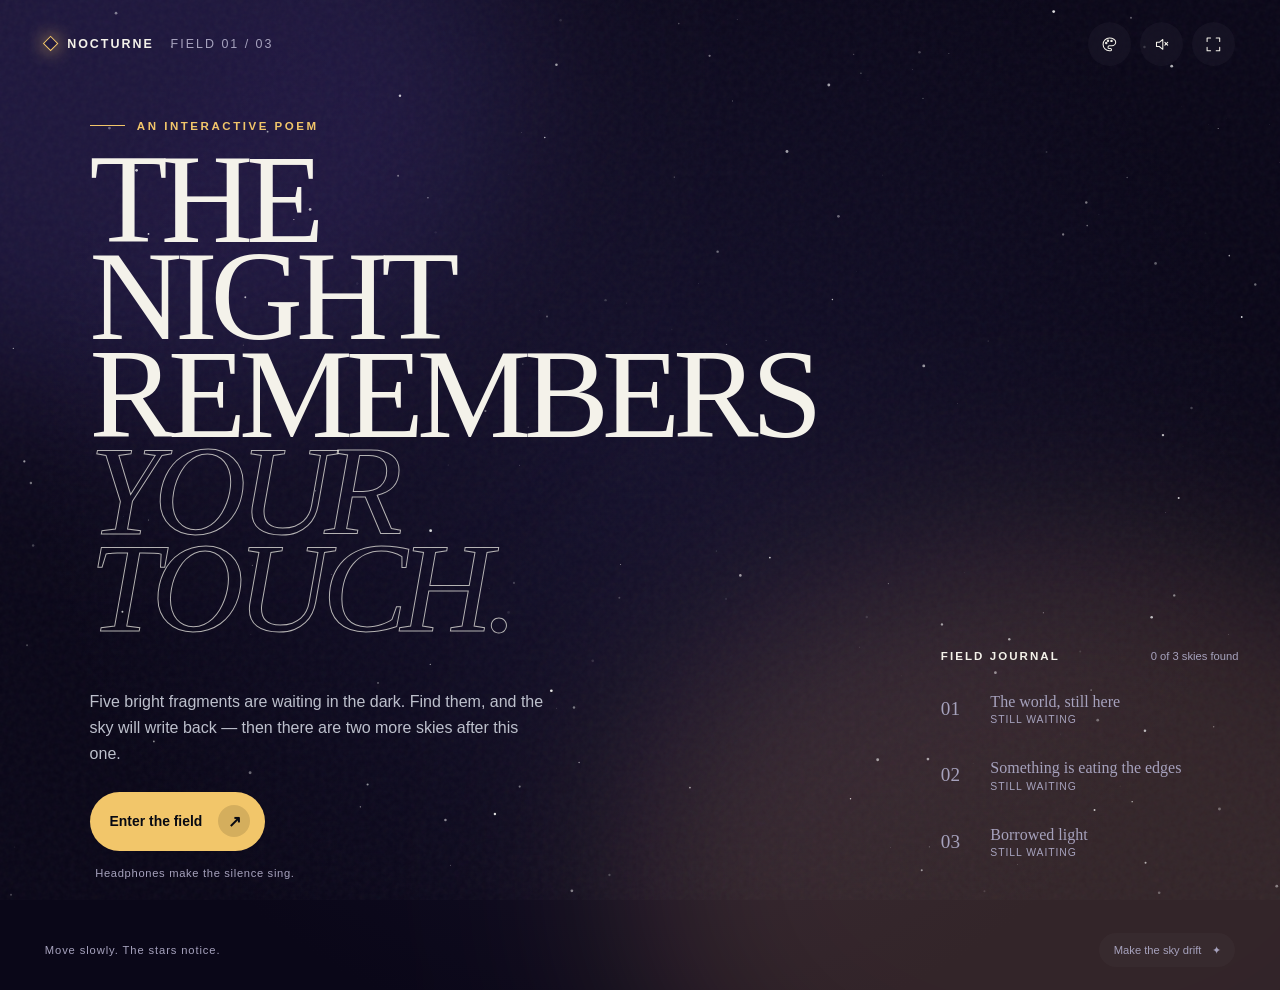
<file: index.html>
<!doctype html>
<html lang="en">
  <head>
    <meta charset="UTF-8" />
    <meta name="viewport" content="width=device-width, initial-scale=1.0" />
    <meta name="theme-color" content="#14102b" />
    <meta name="description" content="Nocturne — three fields, three poems, each hidden in a constellation you find with your fingertips." />

    <!-- Pages serves this site from a directory URL. A canonical without the
         trailing slash points at a 301, so keep it. -->
    <link rel="canonical" href="https://jonathanmathews449-stack.github.io/nocturne/" />

    <meta property="og:title" content="Nocturne — A Living Poem" />
    <meta property="og:description" content="Five bright fragments are waiting in the dark. Find them, and the sky will write back." />
    <meta property="og:type" content="website" />
    <meta property="og:site_name" content="Nocturne" />
    <meta property="og:url" content="https://jonathanmathews449-stack.github.io/nocturne/" />

    <!-- og:image has to be a raster file at an absolute URL: every platform
         ignores an SVG here, so the inline-SVG favicon below does not transfer.
         Rendered from og-source.html by scripts/og-image.sh in the shared
         workspace. -->
    <meta property="og:image" content="https://jonathanmathews449-stack.github.io/nocturne/og.png" />
    <meta property="og:image:width" content="1200" />
    <meta property="og:image:height" content="630" />
    <meta property="og:image:alt" content="Nocturne — a dark field of stars with five brighter fragments joined by a faint line, above the words A Living Poem." />
    <meta name="twitter:card" content="summary_large_image" />
    <title>Nocturne — A Living Poem</title>
    <link rel="stylesheet" href="styles.css" />
    <link rel="icon" type="image/svg+xml" href="data:image/svg+xml,%3Csvg xmlns='http://www.w3.org/2000/svg' viewBox='0 0 64 64'%3E%3Crect width='64' height='64' rx='18' fill='%230a0718'/%3E%3Cpath d='M32 9l4.3 18.7L55 32l-18.7 4.3L32 55l-4.3-18.7L9 32l18.7-4.3L32 9Z' fill='%23f2c66a'/%3E%3Ccircle cx='32' cy='32' r='4' fill='%23fff'/%3E%3C/svg%3E" />
  </head>
  <body>
    <canvas id="sky" aria-hidden="true"></canvas>
    <div class="aurora aurora-one" aria-hidden="true"></div>
    <div class="aurora aurora-two" aria-hidden="true"></div>
    <div class="grain" aria-hidden="true"></div>

    <div class="app-shell">
      <header class="topbar">
        <button class="identity" type="button" aria-label="Restart Nocturne">
          <span class="identity-mark" aria-hidden="true"></span>
          <span>Nocturne</span>
          <span class="edition" id="edition">Field 01 / 03</span>
        </button>
        <div class="top-actions">
          <button class="icon-button" id="palette-button" type="button" aria-label="Change atmosphere">
            <svg viewBox="0 0 24 24" aria-hidden="true"><path d="M12 3a9 9 0 1 0 0 18h1.5a1.5 1.5 0 0 0 0-3H12a2 2 0 0 1 0-4h3.5A5.5 5.5 0 0 0 21 8.5C21 5.5 17 3 12 3Z"/><circle cx="7.5" cy="10" r="1"/><circle cx="10" cy="6.8" r="1"/><circle cx="15" cy="7" r="1"/></svg>
          </button>
          <button class="icon-button" id="sound-button" type="button" aria-label="Turn sound on" aria-pressed="false">
            <svg class="sound-on" viewBox="0 0 24 24" aria-hidden="true"><path d="M5 9v6h4l5 4V5L9 9H5Z"/><path d="M17 8a6 6 0 0 1 0 8M19.5 5.5a9.2 9.2 0 0 1 0 13"/></svg>
            <svg class="sound-off" viewBox="0 0 24 24" aria-hidden="true"><path d="M5 9v6h4l5 4V5L9 9H5Z"/><path d="m17 9 4 4m0-4-4 4"/></svg>
          </button>
          <button class="icon-button" id="fullscreen-button" type="button" aria-label="Enter fullscreen">
            <svg viewBox="0 0 24 24" aria-hidden="true"><path d="M8 3H3v5M16 3h5v5M8 21H3v-5m13 5h5v-5"/></svg>
          </button>
        </div>
      </header>

      <main>
        <section class="intro" id="intro" aria-labelledby="intro-title">
          <div class="intro-lead">
            <p class="kicker"><span></span>An interactive poem</p>
            <h1 id="intro-title">The night<br />remembers<br /><em>your touch.</em></h1>
            <p class="intro-copy">Five bright fragments are waiting in the dark. Find them, and the sky will write back — then there are two more skies after this one.</p>
            <button class="enter-button" id="enter-button" type="button"><span id="enter-label">Enter the field</span><span class="arrow" aria-hidden="true">↗</span></button>
            <p class="intro-note">Headphones make the silence sing.</p>
          </div>
          <section class="field-journal" aria-labelledby="journal-title">
            <div class="journal-heading">
              <h2 id="journal-title">Field journal</h2>
              <p id="journal-progress" aria-live="polite">0 of 3 skies found</p>
            </div>
            <div class="journal-list" id="journal-list"></div>
          </section>
        </section>

        <section class="experience" id="experience" aria-label="Interactive constellation" hidden>
          <div class="status-panel">
            <p class="status-label">Fragments found</p>
            <div class="progress-row">
              <span class="progress-number"><strong id="found-count">0</strong> / 5</span>
              <div class="progress-track" aria-hidden="true"><span id="progress-fill"></span></div>
            </div>
          </div>
          <div class="line-reveal" id="line-reveal" aria-live="polite"></div>
          <div class="field-guide" id="field-guide"><span class="pulse-dot" aria-hidden="true"></span><span>Move through the field. Touch a brighter star, then echo what it plays.</span></div>
          <!--
            The attunement. Satellites are real buttons positioned over the
            canvas rather than shapes hit-tested inside it, so keyboard, touch
            and assistive technology all work without a second implementation.
          -->
          <div class="attune" id="attune" hidden>
            <div class="attune-points" id="attune-points"></div>
            <div class="attune-bar">
              <p class="attune-copy" id="attune-copy"></p>
              <button class="attune-replay" id="attune-replay" type="button">Play it again</button>
              <button class="attune-skip" id="attune-skip" type="button">Skip this one</button>
              <button class="attune-leave" id="attune-leave" type="button">Step back</button>
            </div>
          </div>
          <button class="keyboard-action" id="keyboard-action" type="button">Attune the next star</button>
          <section class="finale" id="finale" aria-labelledby="finale-title" hidden>
            <button class="finale-close" id="finale-close" type="button" aria-label="Close completed poem">×</button>
            <p class="kicker"><span></span>Your constellation</p>
            <h2 id="finale-title">A sky of your own</h2>
            <blockquote id="completed-poem"></blockquote>
            <p class="finale-note" id="finale-note"></p>
            <div class="finale-actions">
              <button class="text-button primary" id="next-field" type="button">The next sky ↗</button>
              <button class="text-button" id="copy-button" type="button">Copy poem</button>
              <button class="text-button" id="restart-button" type="button">Begin again</button>
            </div>
          </section>
        </section>
        <p class="sr-only" id="status" role="status"></p>
      </main>

      <footer class="footer">
        <p>Move slowly. The stars notice.</p>
        <button class="drift-button" id="drift-button" type="button"><span>Make the sky drift</span><span aria-hidden="true">✦</span></button>
      </footer>
    </div>
    <script src="app.js"></script>
  </body>
</html>
</file>
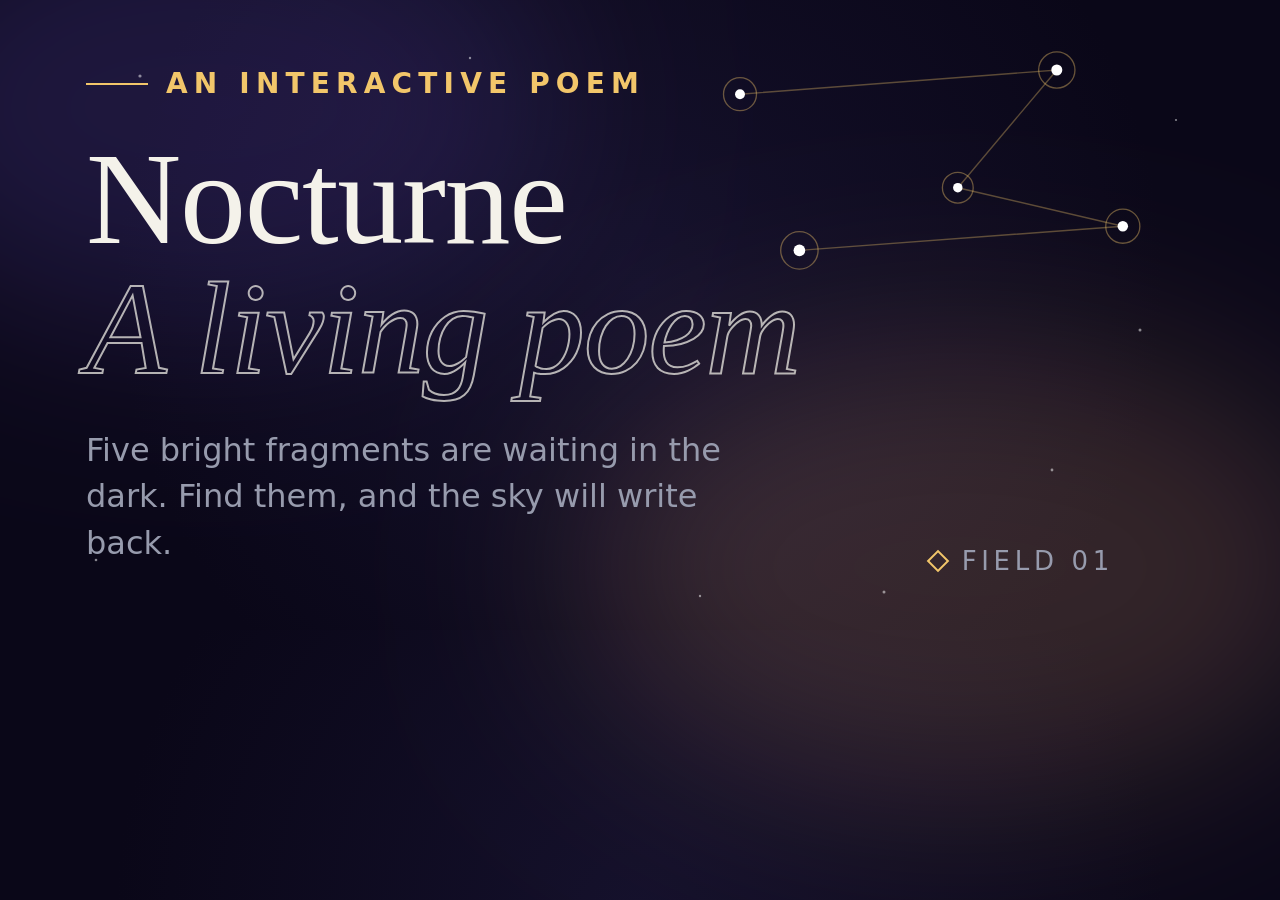
<file: og-source.html>
<!doctype html>
<html lang="en">
<head>
<meta charset="utf-8">
<meta name="robots" content="noindex">
<title>Nocturne — og:image source</title>
<!--
  Source for og.png. Unlike the sites inside the shared workspace, this
  repository IS the published one, so this file ships — hence the noindex above
  and the Disallow in robots.txt. Keeping it here is deliberate: the next agent
  can see how the card was made instead of guessing.

  Render it with, from the shared workspace:

      bash scripts/og-image.sh "/c/Users/AI DEV/Documents/centered-poem"

  Rules that apply to every card in this portfolio:
    * Fixed 1200x630. The script verifies the dimensions out of the PNG header
      and fails if they are wrong.
    * No network. Chrome renders this with networking off, so a webfont or a
      remote image would silently fall back and the screenshot would capture
      the wrong layout. Everything here is a system font or inline CSS.
    * Nothing under about 28px. Cards are shown small; small type turns to mud.
    * Total content height must stay under 630px — overflow is clipped top AND
      bottom, with no error. Re-render and LOOK at the PNG after any change.

  The stars are placed with the same normalised coordinates as the five memory
  stars in app.js, so the card shows the real constellation rather than an
  invented one.
-->
<style>
  /* Tokens copied from styles.css, default "nocturne" palette. */
  :root {
    --bg:     #14102b;
    --bg-deep:#0a0718;
    --ink:    #f4f2ea;
    --muted:  #979bad;
    --accent: #f2c66a;
    --violet: #7a5cf0;
    --cyan:   #ffb470;
    --display: Didot, "Bodoni MT", Georgia, serif;
    --sans: "Segoe UI", ui-sans-serif, system-ui, Roboto, Arial, sans-serif;
  }
  * { box-sizing: border-box; }
  html, body { margin: 0; padding: 0; }
  body {
    width: 1200px; height: 630px;
    overflow: hidden;
    position: relative;
    background: radial-gradient(circle at 50% 45%, var(--bg), var(--bg-deep) 72%);
    color: var(--ink);
    font-family: var(--sans);
  }

  /* The two auroras, flattened: the live site blurs and screen-blends them,
     which headless Chrome renders fine, but a plain radial gradient is the
     same result at this size and cannot surprise the screenshot. */
  .aurora {
    position: absolute; border-radius: 50%; filter: blur(90px); opacity: .17;
    mix-blend-mode: screen;
  }
  .aurora-one { top: -18%; left: -12%; width: 58%; height: 70%; background: var(--violet); }
  .aurora-two { bottom: -26%; right: -12%; width: 64%; height: 72%; background: var(--cyan); }

  svg.field { position: absolute; inset: 0; width: 1200px; height: 630px; }

  .plate {
    position: absolute; inset: 0;
    display: flex; flex-direction: column; justify-content: center;
    padding: 0 86px;
  }
  .kicker {
    display: flex; align-items: center; gap: 18px;
    margin: 0 0 30px;
    color: var(--accent);
    font-size: 28px; font-weight: 600; letter-spacing: .22em; text-transform: uppercase;
  }
  .kicker i { display: block; width: 62px; height: 2px; background: currentColor; }
  h1 {
    margin: 0;
    font-family: var(--display); font-weight: 400; font-size: 132px; line-height: .98;
    letter-spacing: -.01em;
  }
  h1 em { font-style: italic; color: transparent; -webkit-text-stroke: 2px rgba(244,242,234,.72); }
  p {
    margin: 34px 0 0;
    max-width: 700px;
    color: var(--muted);
    font-size: 32px; line-height: 1.45;
  }
  .mark {
    position: absolute; right: 86px; bottom: 54px;
    display: flex; align-items: center; gap: 16px;
    color: var(--muted); font-size: 26px; letter-spacing: .18em; text-transform: uppercase;
  }
  .mark i {
    display: block; width: 16px; height: 16px; transform: rotate(45deg);
    border: 2px solid var(--accent);
  }
</style>
</head>
<body>
  <div class="aurora aurora-one"></div>
  <div class="aurora aurora-two"></div>

  <!-- The five memory stars at the app.js coordinates, joined in order, so the
       card shows the real constellation. The group is scaled and moved into the
       top right: at full size two of the stars land on top of the strapline and
       the joining line crosses the word "poem". -->
  <svg class="field" viewBox="0 0 1200 630" xmlns="http://www.w3.org/2000/svg">
    <g transform="translate(581.6,-13.05) scale(0.55)">
      <polyline points="288,195 864,151 684,365 984,435 396,479"
                fill="none" stroke="#f2c66a" stroke-opacity=".34" stroke-width="2.6" />
      <g fill="#ffffff">
        <circle cx="288" cy="195" r="9" /><circle cx="864" cy="151" r="10" />
        <circle cx="684" cy="365" r="8.6" /><circle cx="984" cy="435" r="9.5" />
        <circle cx="396" cy="479" r="10.6" />
      </g>
      <g fill="none" stroke="#f2c66a" stroke-opacity=".4" stroke-width="2.4">
        <circle cx="288" cy="195" r="30" /><circle cx="864" cy="151" r="33" />
        <circle cx="684" cy="365" r="28" /><circle cx="984" cy="435" r="31" />
        <circle cx="396" cy="479" r="34" />
      </g>
    </g>
    <!-- Ambient stars, kept out of the text plate on the left. -->
    <g fill="#ffffff" fill-opacity=".5">
      <circle cx="140" cy="76" r="1.6" /><circle cx="470" cy="58" r="1.2" />
      <circle cx="1140" cy="330" r="1.5" /><circle cx="96" cy="560" r="1.3" />
      <circle cx="1052" cy="470" r="1.4" /><circle cx="700" cy="596" r="1.2" />
      <circle cx="884" cy="592" r="1.5" /><circle cx="1176" cy="120" r="1.1" />
    </g>
  </svg>

  <div class="plate">
    <p class="kicker"><i></i>An interactive poem</p>
    <h1>Nocturne<br><em>A living poem</em></h1>
    <p>Five bright fragments are waiting in the dark. Find them, and the sky will write back.</p>
  </div>

  <div class="mark"><i></i>Field 01</div>
</body>
</html>
</file>
<file: styles.css>
:root {
  color-scheme: dark;
  /* Warm indigo night, gold starlight. Deliberately NOT the cold neon-on-navy
     that Lumina Tide occupies — the two sites sat in the same palette and read
     as the same project. The aurora tokens are named for their job rather than
     their colour, because each field reassigns them and "cyan" stopped being
     true the moment ember existed. */
  --bg: #14102b; --bg-deep: #0a0718; --ink: #f4f2ea; --muted: #a6a2bd;
  --accent: #f2c66a; --accent-soft: rgba(242, 198, 106, .22);
  --aurora-1: #7a5cf0; --aurora-2: #ffb470;
  --display: Didot, "Bodoni MT", Georgia, serif; --sans: Inter, "Segoe UI", sans-serif;
}
/* Each field opens in its own atmosphere. Ember runs hot and red rather than
   amber, so it stays clearly apart from the base field's gold. */
:root[data-palette="ember"] { --bg:#1d0a12; --bg-deep:#0c0407; --accent:#ff9e6d; --accent-soft:rgba(255,158,109,.22); --aurora-1:#ff5d8f; --aurora-2:#ffb347; }
:root[data-palette="tide"] { --bg:#061424; --bg-deep:#020812; --accent:#9ad9ff; --accent-soft:rgba(154,217,255,.22); --aurora-1:#4d8dff; --aurora-2:#63b8ff; }
* { box-sizing: border-box; }
html { background: var(--bg-deep); }
body { margin:0; min-width:320px; min-height:100vh; overflow:hidden; background:radial-gradient(circle at 50% 45%,var(--bg),var(--bg-deep) 72%); color:var(--ink); font-family:var(--sans); }
button,a { color:inherit; font:inherit; } button { border:0; }
button:focus-visible,a:focus-visible { outline:2px solid var(--accent); outline-offset:5px; }
/* The status region is for screen readers only. Without this it paints its
   sentences across the top of the field — which is exactly what it did. */
.sr-only { position:absolute; width:1px; height:1px; margin:-1px; padding:0; overflow:hidden; clip:rect(0 0 0 0); clip-path:inset(50%); white-space:nowrap; }
#sky,.aurora,.grain { position:fixed; inset:0; width:100%; height:100%; }
#sky { z-index:0; cursor:crosshair; }
.aurora { z-index:1; pointer-events:none; filter:blur(90px); opacity:.17; transition:background 900ms ease; mix-blend-mode:screen; }
.aurora-one { inset:-25% auto auto -18%; width:58vw; height:70vh; border-radius:50%; background:var(--aurora-1); animation:breathe 13s ease-in-out infinite alternate; }
.aurora-two { inset:auto -18% -34% auto; width:70vw; height:74vh; border-radius:50%; background:var(--aurora-2); animation:breathe 17s ease-in-out infinite alternate-reverse; }
.grain { z-index:2; pointer-events:none; opacity:.055; background-image:url("data:image/svg+xml,%3Csvg viewBox='0 0 180 180' xmlns='http://www.w3.org/2000/svg'%3E%3Cfilter id='n'%3E%3CfeTurbulence type='fractalNoise' baseFrequency='.9' numOctaves='3' stitchTiles='stitch'/%3E%3C/filter%3E%3Crect width='100%25' height='100%25' filter='url(%23n)' opacity='.8'/%3E%3C/svg%3E"); }
.app-shell { position:relative; z-index:3; display:grid; grid-template-rows:auto 1fr auto; min-height:100svh; pointer-events:none; }
.topbar,.footer { display:flex; align-items:center; justify-content:space-between; padding:1.4rem clamp(1.25rem,3.5vw,3.5rem); pointer-events:auto; }
.identity { display:flex; align-items:center; gap:.7rem; padding:.45rem .6rem; margin-left:-.6rem; min-height:1.5rem; background:transparent; color:var(--ink); cursor:pointer; font-size:.78rem; font-weight:600; letter-spacing:.16em; text-decoration:none; text-transform:uppercase; }
.identity-mark { width:.7rem; height:.7rem; transform:rotate(45deg); border:1px solid var(--accent); box-shadow:0 0 18px var(--accent); }
.edition { margin-left:.35rem; color:var(--muted); font-weight:400; }
.top-actions { display:flex; gap:.55rem; }
.icon-button { display:grid; place-items:center; width:2.7rem; height:2.7rem; border:1px solid var(--line); border-radius:50%; background:rgba(255,255,255,.035); cursor:pointer; backdrop-filter:blur(12px); transition:border-color 180ms,background 180ms,transform 180ms; }
.icon-button:hover { transform:translateY(-2px); border-color:var(--accent); background:var(--accent-soft); }
.icon-button svg { width:1.05rem; fill:none; stroke:currentColor; stroke-linecap:round; stroke-linejoin:round; stroke-width:1.5; }
.sound-on { display:none; } .sound-button-active .sound-on { display:block; } .sound-button-active .sound-off { display:none; }
main { position:relative; display:grid; min-height:0; pointer-events:none; }
.intro { align-self:center; display:grid; grid-template-columns:minmax(0,1fr) minmax(16rem,19rem); align-items:end; gap:clamp(2rem,5vw,5.5rem); width:min(90vw,72rem); margin-left:clamp(1.25rem,7vw,7rem); padding:2rem 0; pointer-events:auto; transition:opacity 700ms,transform 700ms cubic-bezier(.2,.8,.2,1),filter 700ms; }
.intro[hidden] { display:none; }
.intro.is-leaving { opacity:0; transform:translateY(-2rem) scale(.98); filter:blur(8px); }
.kicker { display:flex; align-items:center; gap:.75rem; margin:0 0 1.2rem; color:var(--accent); font-size:.72rem; font-weight:600; letter-spacing:.22em; text-transform:uppercase; }
.kicker span { display:block; width:2.2rem; height:1px; background:currentColor; }
h1 { max-width:9ch; margin:0; font-family:var(--display); font-size:clamp(4.5rem,10vw,10rem); font-weight:400; letter-spacing:-.055em; line-height:.76; text-transform:uppercase; }
h1 em { display:inline-block; color:transparent; font-style:italic; -webkit-text-stroke:1px rgba(244,242,234,.72); }
.intro-copy { max-width:29rem; margin:clamp(1.8rem,4vw,3.2rem) 0 1.5rem; color:#bdc0cc; font-size:1rem; line-height:1.65; }
.enter-button { display:inline-flex; align-items:center; gap:1rem; padding:.85rem .9rem .85rem 1.25rem; border-radius:999px; background:var(--accent); color:#070912; cursor:pointer; font-size:.87rem; font-weight:600; transition:transform 200ms,box-shadow 200ms; }
.enter-button:hover { transform:translateY(-3px); box-shadow:0 .8rem 2.6rem var(--accent-soft); }
.enter-button .arrow { display:grid; place-items:center; width:2rem; height:2rem; border-radius:50%; background:rgba(0,0,0,.12); font-size:1rem; }
.intro-note { margin:1rem 0 0 .35rem; color:var(--muted); font-size:.7rem; letter-spacing:.06em; }
.field-journal { padding:.25rem 0; border-block:1px solid var(--line); }
.journal-heading { display:flex; align-items:baseline; justify-content:space-between; gap:1rem; padding:1rem .2rem .85rem; }
.journal-heading h2,.journal-heading p { margin:0; }
.journal-heading h2 { color:var(--ink); font-size:.72rem; font-weight:600; letter-spacing:.18em; text-transform:uppercase; }
.journal-heading p { color:var(--muted); font-size:.7rem; }
.journal-list { display:grid; }
.journal-field { display:grid; grid-template-columns:2.4rem 1fr; align-items:center; gap:.7rem; width:100%; min-height:4.15rem; padding:.65rem .2rem; border-top:1px solid var(--line); background:transparent; text-align:left; }
.journal-field:not(:disabled) { cursor:pointer; }
.journal-field:not(:disabled):hover { background:linear-gradient(90deg,var(--accent-soft),transparent 82%); }
.journal-field:disabled { color:var(--muted); }
.journal-number { color:var(--muted); font-family:var(--display); font-size:1.2rem; }
.journal-field:not(:disabled) .journal-number { color:var(--accent); text-shadow:0 0 1rem var(--accent-soft); }
.journal-copy { display:grid; gap:.18rem; min-width:0; }
.journal-copy strong { overflow:hidden; font-family:var(--display); font-size:1rem; font-weight:400; line-height:1.15; text-overflow:ellipsis; white-space:nowrap; }
.journal-copy span { color:var(--muted); font-size:.65rem; letter-spacing:.09em; text-transform:uppercase; }
.experience { position:absolute; inset:0; pointer-events:none; } .experience[hidden] { display:none; }
.status-panel { position:absolute; top:50%; left:clamp(1.25rem,4vw,3.5rem); width:9rem; transform:translateY(-50%); }
.status-label { margin:0 0 .8rem; color:var(--muted); font-size:.66rem; font-weight:600; letter-spacing:.16em; text-transform:uppercase; }
.progress-row { display:flex; align-items:center; gap:.9rem; } .progress-number { white-space:nowrap; font-family:var(--display); font-size:1.35rem; }
.progress-number strong { color:var(--accent); font-size:2rem; font-weight:400; }
.progress-track { width:5rem; height:1px; overflow:hidden; background:var(--line); } .progress-track span { display:block; width:0; height:100%; background:var(--accent); box-shadow:0 0 8px var(--accent); transition:width 500ms; }
.line-reveal { position:absolute; left:50%; top:50%; width:min(82vw,48rem); transform:translate(-50%,-50%); color:var(--ink); font-family:var(--display); font-size:clamp(2rem,4.6vw,5rem); line-height:1.08; text-align:center; text-shadow:0 0 2rem var(--accent-soft); opacity:0; transition:opacity 500ms,transform 650ms cubic-bezier(.2,.8,.2,1),filter 500ms; }
.line-reveal.visible { opacity:1; transform:translate(-50%,-50%) scale(1); } .line-reveal.leaving { opacity:0; transform:translate(-50%,-62%) scale(1.04); filter:blur(8px); }
.field-guide { position:absolute; left:50%; bottom:1rem; display:flex; align-items:center; gap:.7rem; transform:translateX(-50%); color:var(--muted); font-size:.72rem; letter-spacing:.06em; transition:opacity 300ms; }
.pulse-dot { width:.42rem; height:.42rem; border-radius:50%; background:var(--accent); animation:pulse 2s infinite; }
/* Hidden until focused, so it must not be a 1px invisible click target either:
   pointer-events returns with the rest of the button when it appears. */
.keyboard-action { position:absolute; width:1px; height:1px; overflow:hidden; clip:rect(0 0 0 0); pointer-events:none; }
.keyboard-action:focus { left:50%; bottom:3rem; width:auto; height:auto; padding:.75rem 1rem; clip:auto; pointer-events:auto; transform:translateX(-50%); background:var(--accent); color:var(--bg); }
.finale { position:absolute; top:50%; left:50%; width:min(90vw,48rem); padding:clamp(2rem,5vw,4rem); transform:translate(-50%,-50%); border:1px solid var(--line); border-radius:1.5rem; background:var(--panel); box-shadow:0 2.5rem 8rem rgba(0,0,0,.48); backdrop-filter:blur(28px); pointer-events:auto; animation:arrive 850ms cubic-bezier(.2,.8,.2,1) both; }
.finale[hidden] { display:none; } .finale-close { position:absolute; top:1.2rem; right:1.2rem; width:2.4rem; height:2.4rem; border-radius:50%; background:transparent; color:var(--muted); cursor:pointer; font-size:1.6rem; }
.finale h2 { margin:0; font-family:var(--display); font-size:clamp(2.5rem,6vw,5rem); font-weight:400; line-height:1; }
.finale blockquote { margin:2rem 0; color:#d2d3da; font-family:var(--display); font-size:clamp(1.25rem,2.3vw,1.7rem); line-height:1.55; white-space:pre-line; }
.finale-note { margin:.9rem 0 0; color:var(--muted); font-size:.78rem; line-height:1.5; }
.finale-actions { display:flex; flex-wrap:wrap; gap:.65rem; }
.text-button { padding:.8rem 1.2rem; border:1px solid var(--line); border-radius:999px; background:transparent; cursor:pointer; font-size:.82rem; font-weight:600; }
.text-button:hover { border-color:var(--accent); } .text-button.primary { border-color:var(--accent); background:var(--accent); color:var(--bg); }
.footer { color:var(--muted); font-size:.7rem; letter-spacing:.08em; } .footer p { margin:0; }
.drift-button { display:flex; align-items:center; gap:.65rem; padding:.65rem .9rem; border:1px solid var(--line); border-radius:999px; background:rgba(255,255,255,.025); cursor:pointer; pointer-events:auto; color:var(--muted); font-size:.7rem; }
.drift-button:hover { color:var(--ink); border-color:var(--accent); }
@keyframes breathe { from { transform:translate3d(-2%,-1%,0) scale(.9); } to { transform:translate3d(7%,5%,0) scale(1.12); } }
@keyframes pulse { 70% { box-shadow:0 0 0 .6rem transparent; } 100% { box-shadow:0 0 0 0 transparent; } }
@keyframes arrive { from { opacity:0; transform:translate(-50%,-44%) scale(.94); filter:blur(10px); } to { opacity:1; transform:translate(-50%,-50%) scale(1); filter:none; } }
@media (max-width:720px) {
  .topbar,.footer { padding:1rem; } .edition { display:none; } .icon-button { width:2.45rem; height:2.45rem; }
  .intro { align-self:center; grid-template-columns:1fr; gap:1rem; width:auto; max-height:100%; margin:0; padding:1.2rem; overflow-y:auto; } h1 { max-width:none; font-size:clamp(2.8rem,14.5vw,5rem); letter-spacing:-.065em; line-height:.8; }
  .intro-copy { max-width:24rem; margin:1.35rem 0 1rem; } .intro-note { margin-top:.65rem; } .status-panel { top:1.5rem; left:1rem; transform:none; }
  .field-journal { margin-top:.2rem; } .journal-heading { padding:.75rem .1rem .65rem; } .journal-field { min-height:3.35rem; padding:.45rem .1rem; }
  .field-guide { bottom:.5rem; width:80%; justify-content:center; text-align:center; } .footer p { display:none; } .footer { justify-content:flex-end; }
  .finale { padding:2.3rem 1.5rem 1.5rem; }
}
@media (prefers-reduced-motion:reduce) { *,*::before,*::after { animation-duration:.01ms!important; animation-iteration-count:1!important; transition-duration:.01ms!important; } }

/* --- Attunement ------------------------------------------------------ */

.attune { position:absolute; inset:0; pointer-events:none; }
.attune[hidden] { display:none; }
.attune-points { position:absolute; inset:0; }

/* Positioned in px by positionSatellites(), which runs again on resize. */
.attune-point {
  position:absolute; width:2.6rem; height:2.6rem; margin:-1.3rem 0 0 -1.3rem;
  border:1px solid var(--accent); border-radius:50%;
  background:rgba(255,255,255,.04); color:var(--ink);
  pointer-events:auto; cursor:pointer;
  transition:transform 160ms, background 160ms, box-shadow 200ms;
}
.attune-point:hover { transform:scale(1.12); background:var(--accent-soft); }
.attune-point:focus-visible { outline:2px solid var(--accent); outline-offset:4px; }
.attune-point.is-lit { background:var(--accent); box-shadow:0 0 1.6rem var(--accent); transform:scale(1.2); }
.attune-point.is-wrong { border-color:var(--ink); background:rgba(255,255,255,.22); transform:scale(.92); }

.attune-bar {
  position:absolute; left:50%; bottom:5.5rem; transform:translateX(-50%);
  display:flex; align-items:center; flex-wrap:wrap; justify-content:center; gap:.6rem;
  padding:.7rem 1rem; border:1px solid var(--line); border-radius:999px;
  background:rgba(10,7,24,.72); backdrop-filter:blur(12px); pointer-events:auto;
}
.attune-copy { margin:0 .4rem 0 .2rem; color:var(--ink); font-size:.8rem; }
.attune-replay, .attune-leave, .attune-skip {
  padding:.5rem .9rem; border:1px solid var(--line); border-radius:999px;
  background:transparent; color:var(--muted); cursor:pointer;
  font-size:.72rem; letter-spacing:.1em; text-transform:uppercase;
}
.attune-replay { border-color:var(--accent); color:var(--accent); }
.attune-replay:hover, .attune-leave:hover, .attune-skip:hover { background:rgba(255,255,255,.06); }

@media (max-width:720px) {
  .attune-bar { bottom:4.2rem; width:min(92vw,22rem); border-radius:1rem; }
  .attune-copy { flex:1 1 100%; text-align:center; }
}
</file>
